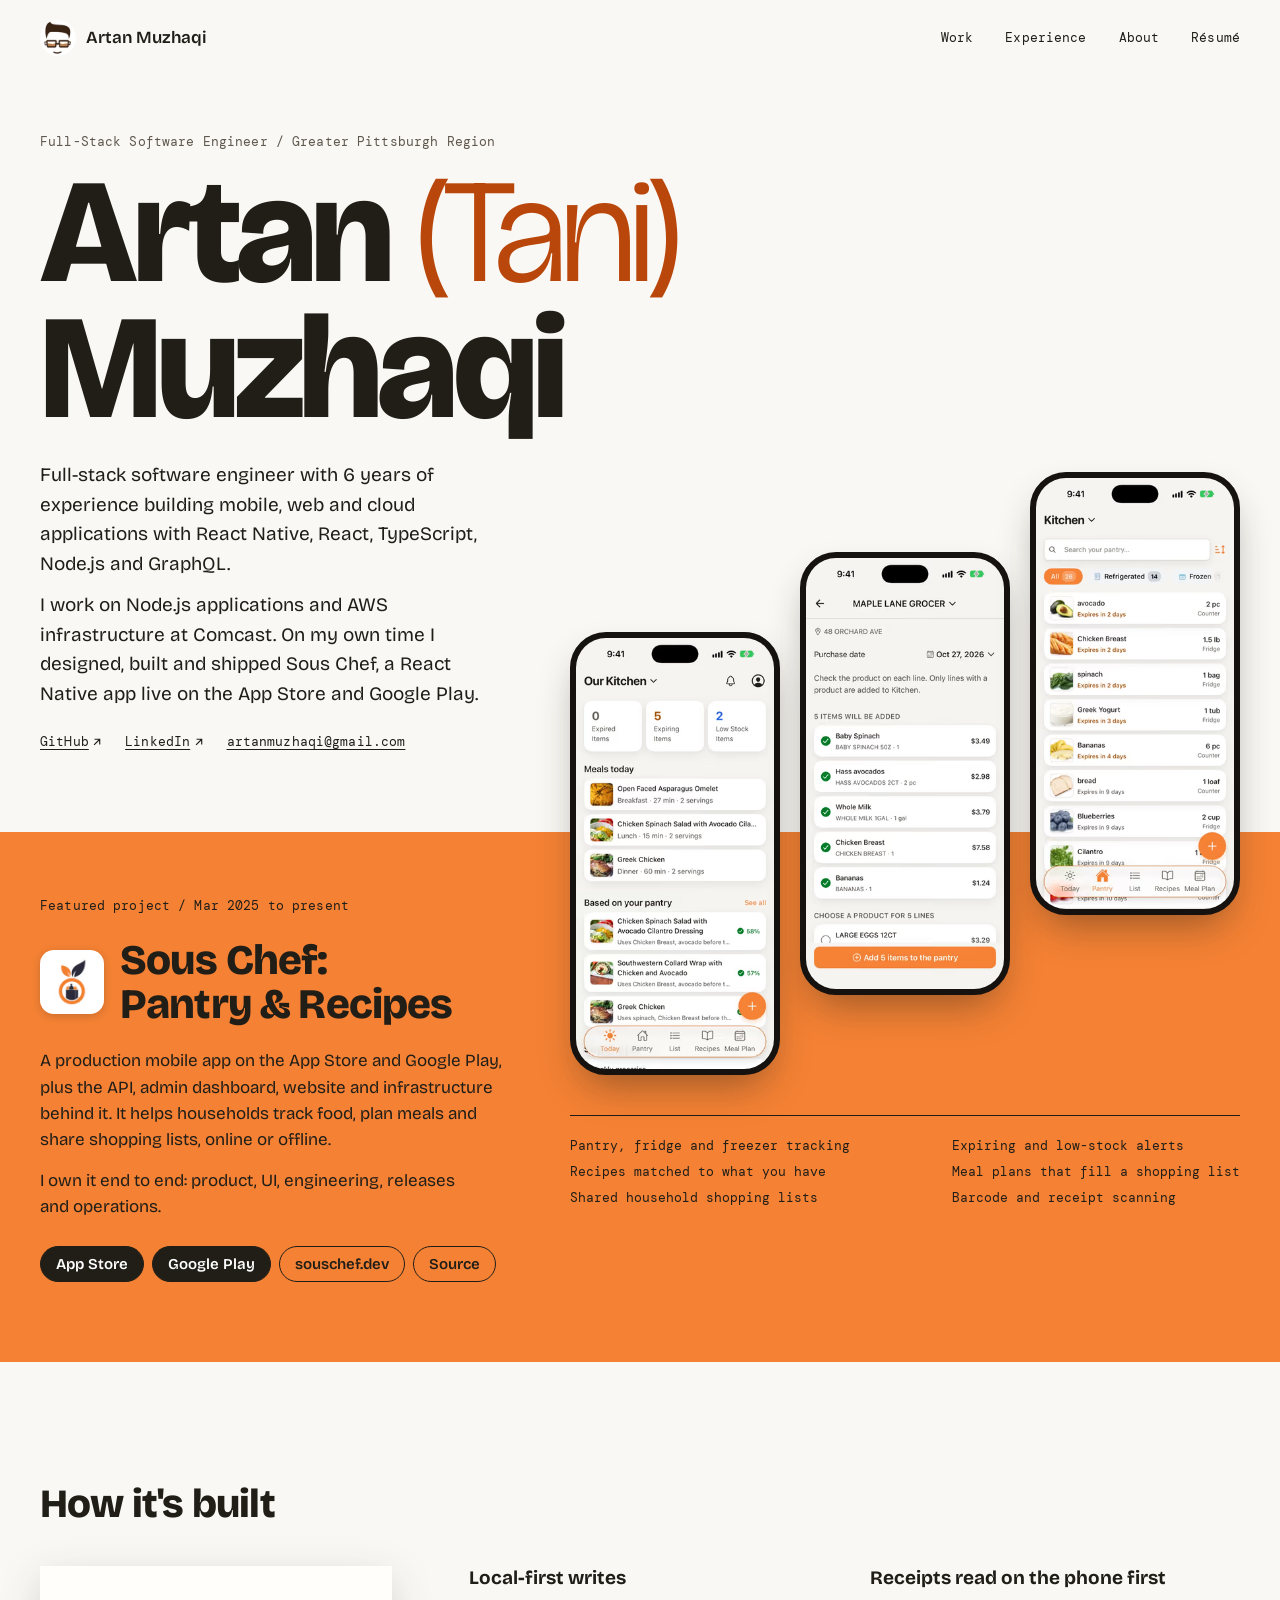
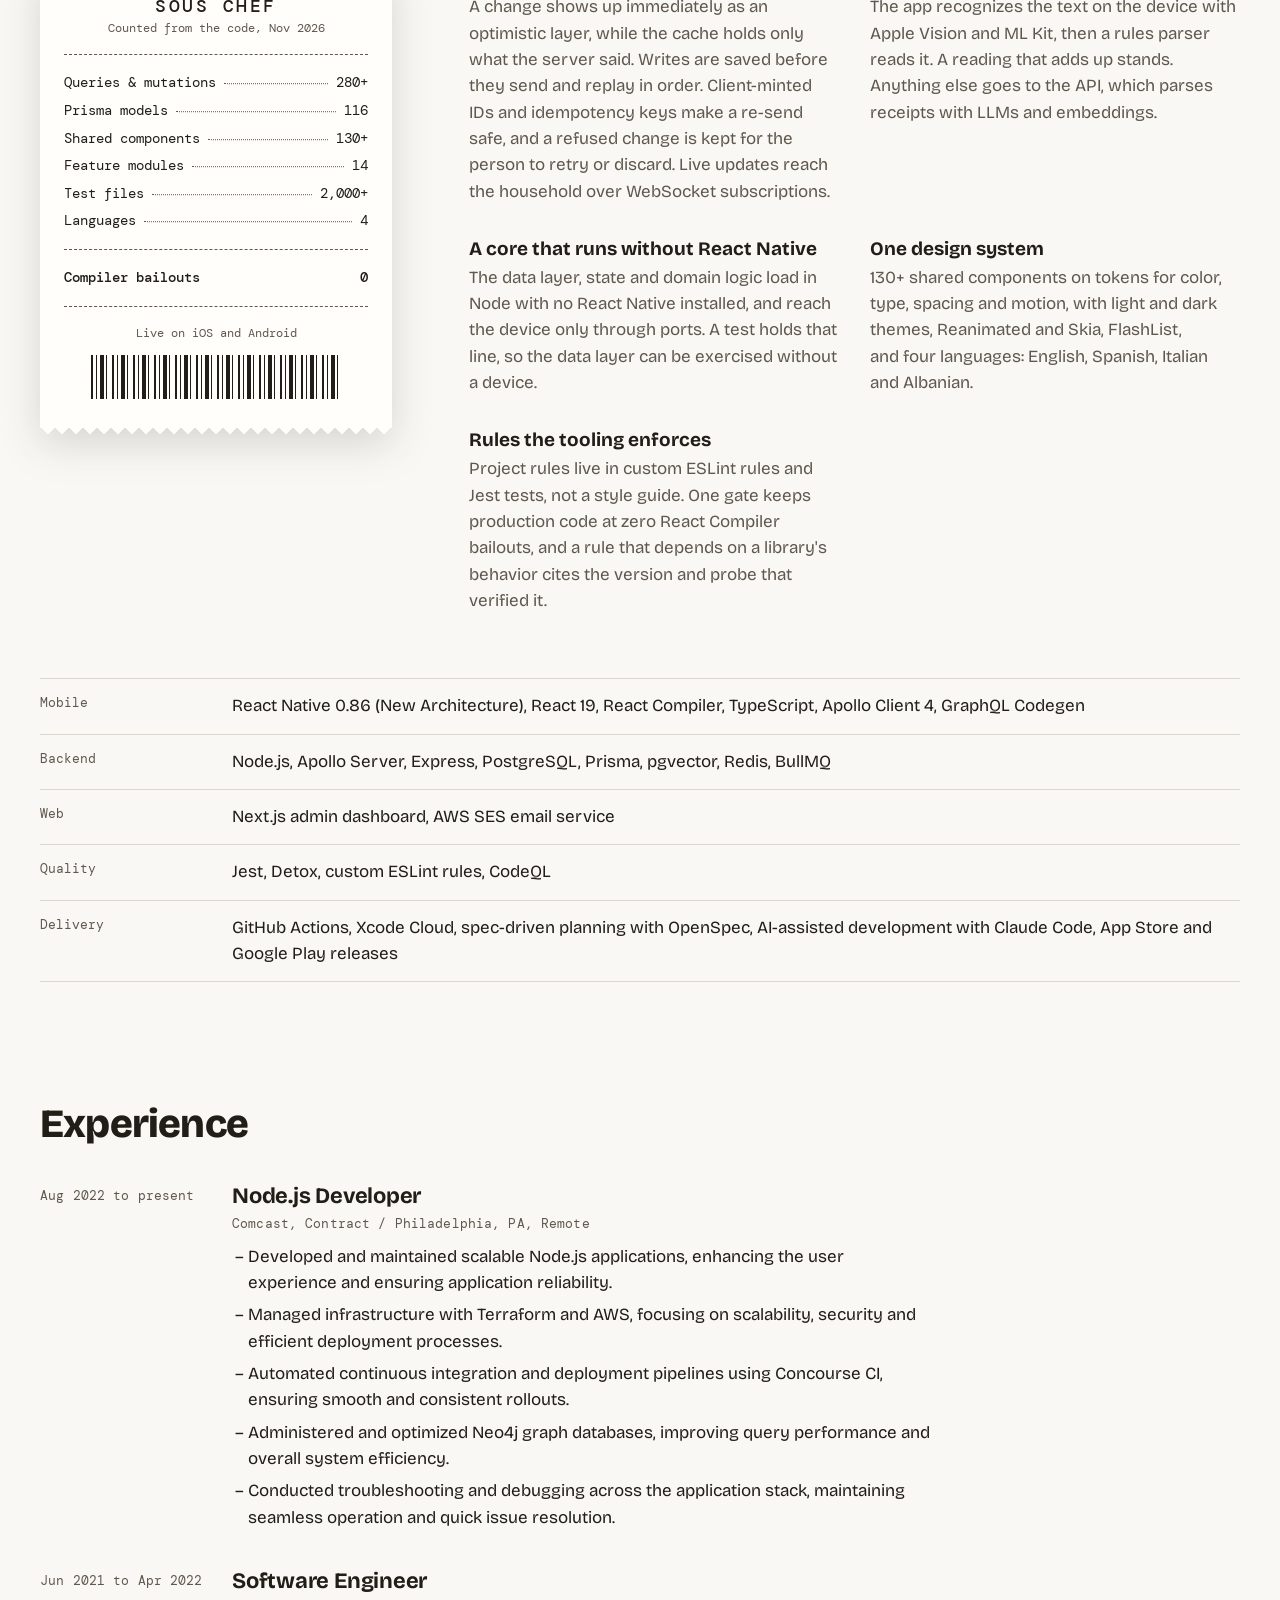
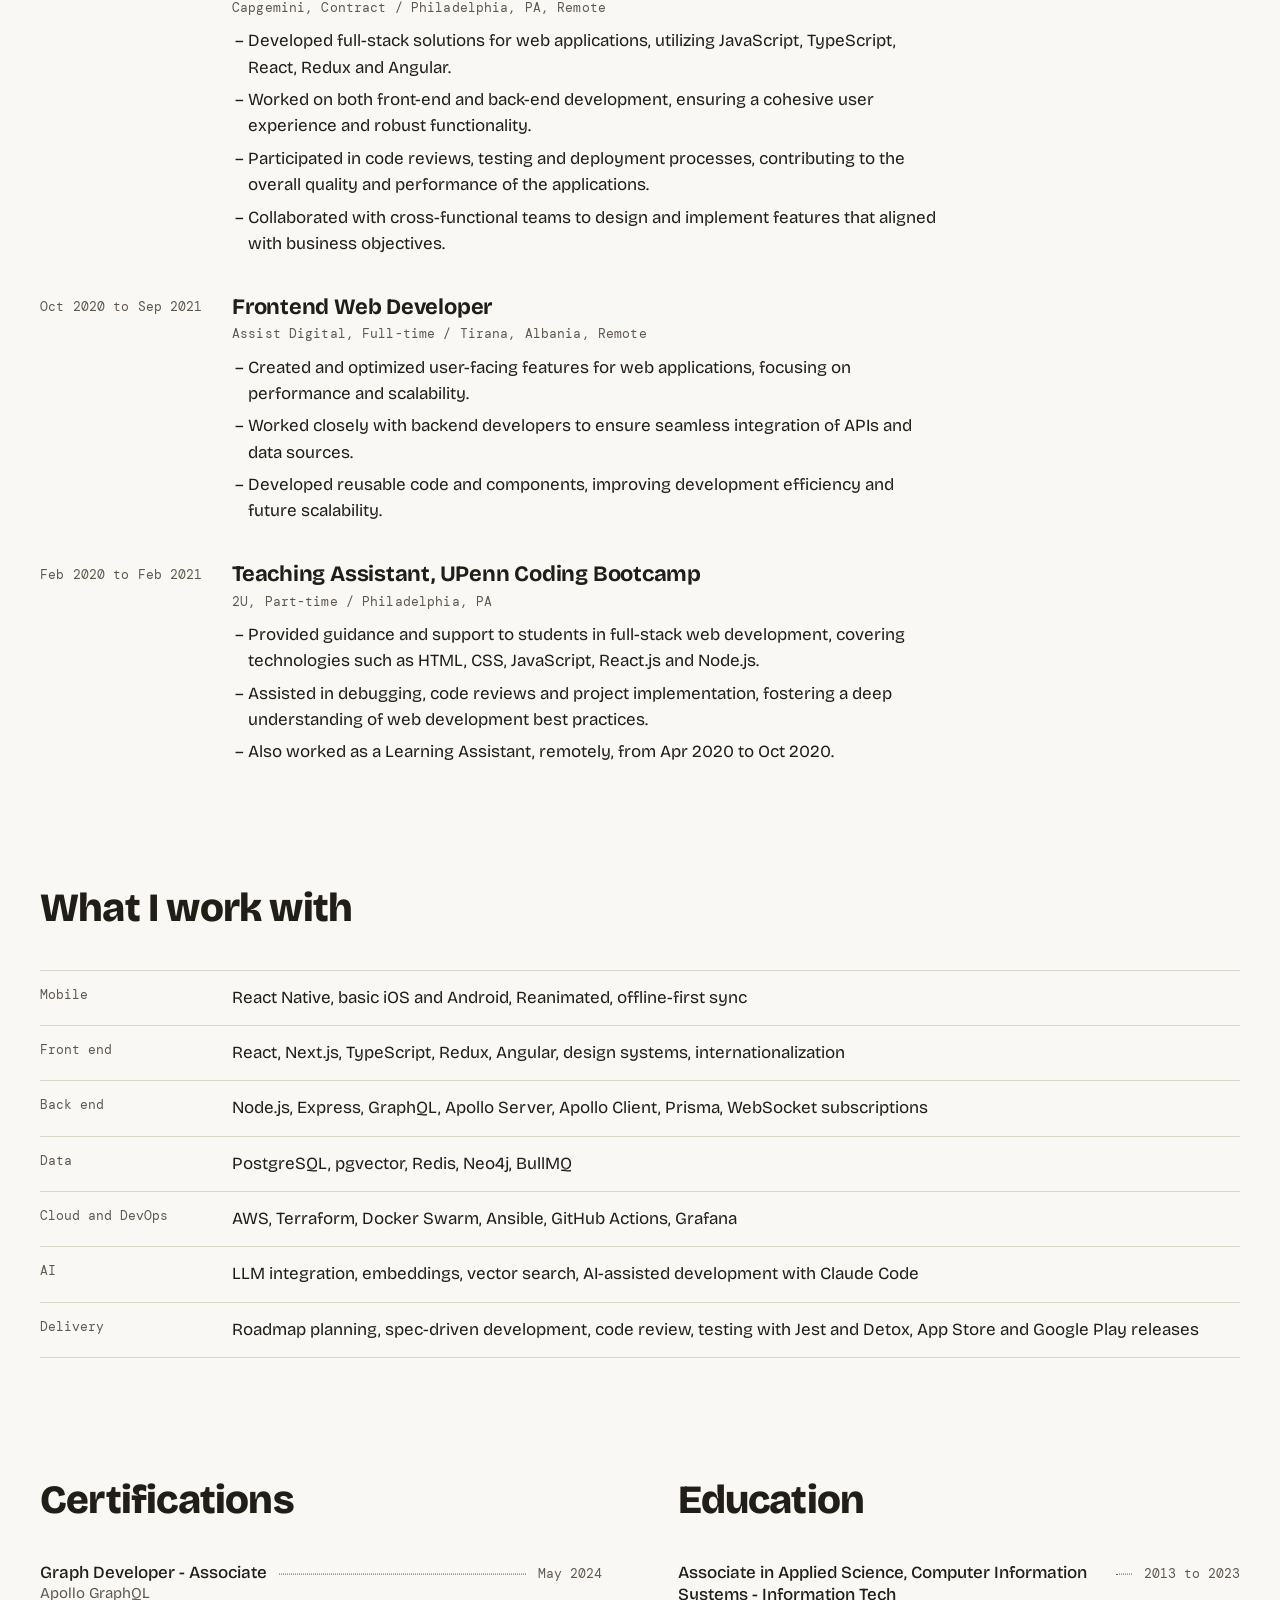
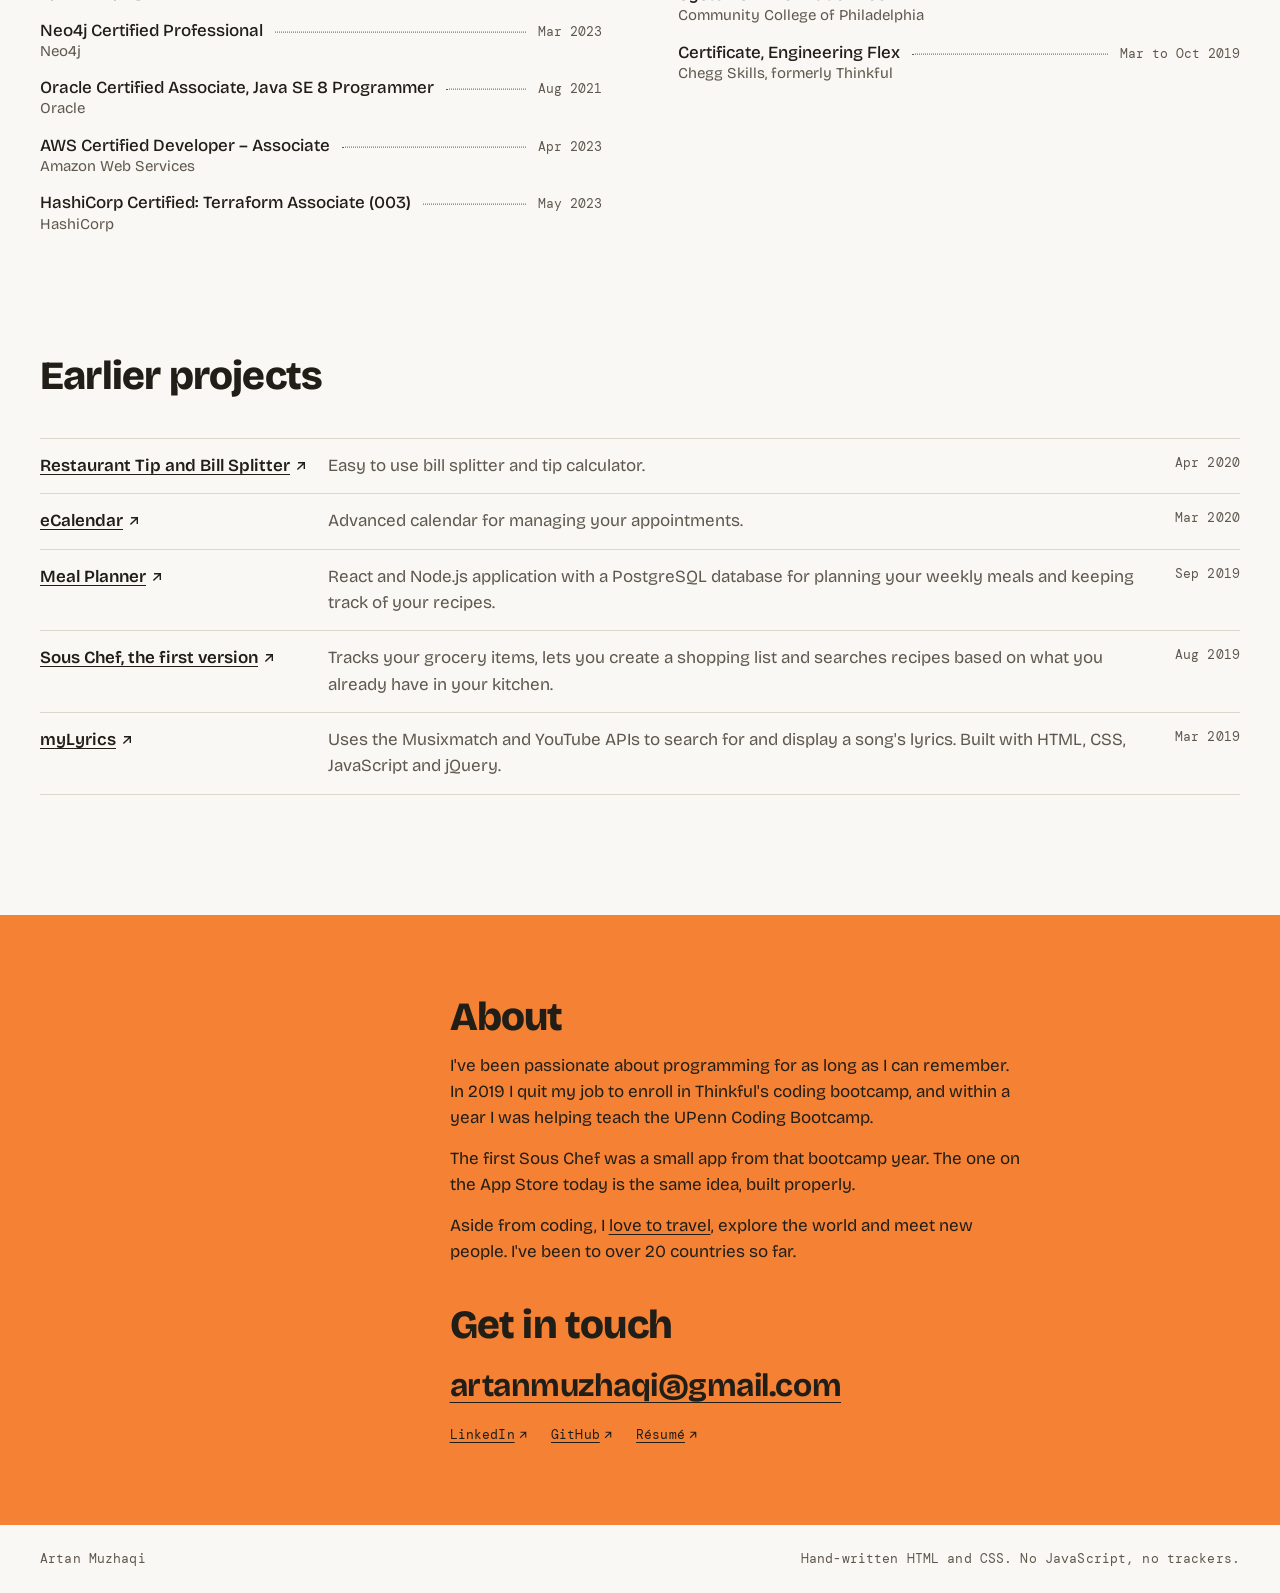
<file: index.html>
<!DOCTYPE html>
<html lang="en">
<head>
  <meta charset="utf-8">
  <meta name="viewport" content="width=device-width, initial-scale=1">
  <meta http-equiv="Content-Security-Policy" content="default-src 'none'; img-src 'self' data:; style-src 'self'; font-src 'self'; connect-src 'self'; manifest-src 'self'; base-uri 'none'; form-action 'none'">
  <title>Artan Muzhaqi | Full-Stack Software Engineer</title>
  <meta name="description" content="Full-stack software engineer with 6 years of experience in React Native, React, TypeScript, Node.js and GraphQL. Built and shipped Sous Chef on iOS and Android.">
  <link rel="canonical" href="https://muzhaqi.com/">

  <meta name="theme-color" media="(prefers-color-scheme: light)" content="#faf8f4">
  <meta name="theme-color" media="(prefers-color-scheme: dark)" content="#15120f">
  <meta name="color-scheme" content="light dark">

  <meta property="og:type" content="profile">
  <meta property="og:url" content="https://muzhaqi.com/">
  <meta property="og:title" content="Artan (Tani) Muzhaqi | Full-Stack Software Engineer">
  <meta property="og:description" content="Built and shipped Sous Chef on iOS and Android. React Native, React, TypeScript, Node.js, GraphQL, PostgreSQL, AWS.">
  <meta property="og:image" content="https://muzhaqi.com/images/og.jpg">
  <meta property="og:image:width" content="1200">
  <meta property="og:image:height" content="630">
  <meta property="og:image:alt" content="Artan (Tani) Muzhaqi, Full-Stack Software Engineer, next to three screens of the Sous Chef app">
  <meta name="twitter:card" content="summary_large_image">

  <link rel="icon" href="/favicon.ico" sizes="48x48">
  <link rel="icon" type="image/png" sizes="32x32" href="/images/fav/favicon-32x32.png">
  <link rel="apple-touch-icon" sizes="180x180" href="/images/fav/apple-touch-icon.png">
  <link rel="manifest" href="/site.webmanifest">

  <link rel="preload" href="/fonts/bricolage-grotesque-latin.woff2" as="font" type="font/woff2" crossorigin>
  <link rel="preload" href="/fonts/dm-mono-latin-400.woff2" as="font" type="font/woff2" crossorigin>
  <link rel="stylesheet" href="/styles/main.css">

  <script type="application/ld+json">
  {
    "@context": "https://schema.org",
    "@graph": [
      {
        "@type": "Person",
        "@id": "https://muzhaqi.com/#person",
        "name": "Artan Muzhaqi",
        "alternateName": "Tani Muzhaqi",
        "url": "https://muzhaqi.com/",
        "jobTitle": "Full-Stack Software Engineer",
        "sameAs": [
          "https://www.linkedin.com/in/artan-muzhaqi/",
          "https://github.com/muzhaqi16"
        ],
        "knowsAbout": ["React Native", "React", "TypeScript", "Node.js", "GraphQL", "PostgreSQL", "AWS"]
      },
      {
        "@type": "MobileApplication",
        "name": "Sous Chef: Pantry & Recipes",
        "url": "https://souschef.dev/",
        "operatingSystem": "iOS, Android",
        "applicationCategory": "LifestyleApplication",
        "author": { "@id": "https://muzhaqi.com/#person" }
      }
    ]
  }
  </script>
</head>

<body id="top">
  <a class="skip" href="#main">Skip to content</a>

  <header class="site-head wrap">
    <a class="brand" href="#top" aria-label="Artan Muzhaqi, back to top">
      <img src="/images/mark.webp" width="96" height="96" alt="">
      <span>Artan Muzhaqi</span>
    </a>
    <nav aria-label="Main">
      <ul>
        <li><a href="#sous-chef">Work</a></li>
        <li><a href="#experience">Experience</a></li>
        <li><a href="#about">About</a></li>
        <li><a href="https://cv.muzhaqi.com/amuzhaqi/artan-muzhaqi">Résumé</a></li>
      </ul>
    </nav>
  </header>

  <main id="main">
    <section class="hero wrap" aria-labelledby="name">
      <p class="eyebrow">Full-Stack Software Engineer <span aria-hidden="true">/</span> Greater Pittsburgh Region</p>
      <h1 id="name">Artan <span class="nick">(Tani)</span><br>Muzhaqi</h1>
      <div class="lede">
        <p>Full-stack software engineer with 6 years of experience building mobile, web and cloud applications with React Native, React, TypeScript, Node.js and GraphQL.</p>
        <p>I work on Node.js applications and AWS infrastructure at Comcast. On my own time I designed, built and shipped Sous Chef, a React Native app live on the App Store and Google Play.</p>
      </div>
      <ul class="links">
        <li><a class="ext" href="https://github.com/muzhaqi16" rel="me">GitHub</a></li>
        <li><a class="ext" href="https://www.linkedin.com/in/artan-muzhaqi/" rel="me">LinkedIn</a></li>
        <li><a href="mailto:artanmuzhaqi@gmail.com">artanmuzhaqi@gmail.com</a></li>
      </ul>
    </section>

    <section class="project" id="sous-chef" aria-labelledby="project-title">
      <div class="wrap project-grid">
        <div class="project-copy">
          <p class="eyebrow">Featured project <span aria-hidden="true">/</span> Mar 2025 to present</p>
          <div class="project-title">
            <picture>
              <source srcset="/images/sous-chef/icon.avif" type="image/avif">
              <img src="/images/sous-chef/icon.webp" width="144" height="144" alt="" loading="lazy" decoding="async">
            </picture>
            <h2 id="project-title">Sous Chef: Pantry &amp; Recipes</h2>
          </div>
          <p>A production mobile app on the App Store and Google Play, plus the API, admin dashboard, website and infrastructure behind it. It helps households track food, plan meals and share shopping lists, online or offline.</p>
          <p>I own it end to end: product, UI, engineering, releases and operations.</p>
          <ul class="actions">
            <li><a class="button" href="https://apps.apple.com/us/app/sous-chef-pantry-recipes/id6758162765">App Store</a></li>
            <li><a class="button" href="https://play.google.com/store/apps/details?id=dev.souschef.app">Google Play</a></li>
            <li><a class="button ghost" href="https://souschef.dev/">souschef.dev</a></li>
            <li><a class="button ghost" href="https://github.com/muzhaqi16/sous-chef-rn">Source</a></li>
          </ul>
        </div>

        <ul class="phones" aria-label="Sous Chef screens">
          <li class="phone">
            <picture>
              <source srcset="/images/sous-chef/today-dark-300.avif 300w, /images/sous-chef/today-dark.avif 480w" sizes="(min-width: 58rem) 215px, 30vw" type="image/avif" media="(prefers-color-scheme: dark)">
              <source srcset="/images/sous-chef/today-dark-300.webp 300w, /images/sous-chef/today-dark.webp 480w" sizes="(min-width: 58rem) 215px, 30vw" type="image/webp" media="(prefers-color-scheme: dark)">
              <source srcset="/images/sous-chef/today-300.avif 300w, /images/sous-chef/today.avif 480w" sizes="(min-width: 58rem) 215px, 30vw" type="image/avif">
              <img src="/images/sous-chef/today.webp" srcset="/images/sous-chef/today-300.webp 300w, /images/sous-chef/today.webp 480w" sizes="(min-width: 58rem) 215px, 30vw" width="480" height="1043" fetchpriority="high" decoding="async" alt="Today screen with expiring items, the day's meals and recipes based on the pantry">
            </picture>
          </li>
          <li class="phone">
            <picture>
              <source srcset="/images/sous-chef/receipt-300.avif 300w, /images/sous-chef/receipt.avif 480w" sizes="(min-width: 58rem) 215px, 30vw" type="image/avif">
              <img src="/images/sous-chef/receipt.webp" srcset="/images/sous-chef/receipt-300.webp 300w, /images/sous-chef/receipt.webp 480w" sizes="(min-width: 58rem) 215px, 30vw" width="480" height="1043" decoding="async" alt="Receipt review screen listing scanned items and prices to add to the pantry">
            </picture>
          </li>
          <li class="phone">
            <picture>
              <source srcset="/images/sous-chef/pantry-300.avif 300w, /images/sous-chef/pantry.avif 480w" sizes="(min-width: 58rem) 215px, 30vw" type="image/avif">
              <img src="/images/sous-chef/pantry.webp" srcset="/images/sous-chef/pantry-300.webp 300w, /images/sous-chef/pantry.webp 480w" sizes="(min-width: 58rem) 215px, 30vw" width="480" height="1043" decoding="async" alt="Pantry screen listing food by what expires next">
            </picture>
          </li>
        </ul>

        <ul class="features" aria-label="What Sous Chef does">
          <li>Pantry, fridge and freezer tracking</li>
          <li>Expiring and low-stock alerts</li>
          <li>Recipes matched to what you have</li>
          <li>Meal plans that fill a shopping list</li>
          <li>Shared household shopping lists</li>
          <li>Barcode and receipt scanning</li>
        </ul>
      </div>
    </section>

    <section class="built wrap" aria-labelledby="built-title">
      <h2 id="built-title" class="section-title">How it's built</h2>

      <div class="built-grid">
        <div class="receipt-col">
          <div class="receipt-shadow">
            <div class="receipt">
              <p class="receipt-head">Sous Chef</p>
              <p class="receipt-sub">Counted from the code, Nov 2026</p>
              <dl class="ledger">
                <div><dt>Queries &amp; mutations</dt><dd>280+</dd></div>
                <div><dt>Prisma models</dt><dd>116</dd></div>
                <div><dt>Shared components</dt><dd>130+</dd></div>
                <div><dt>Feature modules</dt><dd>14</dd></div>
                <div><dt>Test files</dt><dd>2,000+</dd></div>
                <div><dt>Languages</dt><dd>4</dd></div>
              </dl>
              <dl class="ledger total">
                <div><dt>Compiler bailouts</dt><dd>0</dd></div>
              </dl>
              <p class="receipt-foot">Live on iOS and Android</p>
              <div class="barcode" aria-hidden="true"></div>
            </div>
          </div>
        </div>

        <div class="notes">
          <article>
            <h3>Local-first writes</h3>
            <p>A change shows up immediately as an optimistic layer, while the cache holds only what the server said. Writes are saved before they send and replay in order. Client-minted IDs and idempotency keys make a re-send safe, and a refused change is kept for the person to retry or discard. Live updates reach the household over WebSocket subscriptions.</p>
          </article>
          <article>
            <h3>Receipts read on the phone first</h3>
            <p>The app recognizes the text on the device with Apple Vision and ML Kit, then a rules parser reads it. A reading that adds up stands. Anything else goes to the API, which parses receipts with LLMs and embeddings.</p>
          </article>
          <article>
            <h3>A core that runs without React Native</h3>
            <p>The data layer, state and domain logic load in Node with no React Native installed, and reach the device only through ports. A test holds that line, so the data layer can be exercised without a device.</p>
          </article>
          <article>
            <h3>One design system</h3>
            <p>130+ shared components on tokens for color, type, spacing and motion, with light and dark themes, Reanimated and Skia, FlashList, and four languages: English, Spanish, Italian and Albanian.</p>
          </article>
          <article>
            <h3>Rules the tooling enforces</h3>
            <p>Project rules live in custom ESLint rules and Jest tests, not a style guide. One gate keeps production code at zero React Compiler bailouts, and a rule that depends on a library's behavior cites the version and probe that verified it.</p>
          </article>
        </div>
      </div>

      <dl class="stack">
        <div><dt>Mobile</dt><dd>React Native 0.86 (New Architecture), React 19, React Compiler, TypeScript, Apollo Client 4, GraphQL Codegen</dd></div>
        <div><dt>Backend</dt><dd>Node.js, Apollo Server, Express, PostgreSQL, Prisma, pgvector, Redis, BullMQ</dd></div>
        <div><dt>Web</dt><dd>Next.js admin dashboard, AWS SES email service</dd></div>
        <div><dt>Quality</dt><dd>Jest, Detox, custom ESLint rules, CodeQL</dd></div>
        <div><dt>Delivery</dt><dd>GitHub Actions, Xcode Cloud, spec-driven planning with OpenSpec, AI-assisted development with Claude Code, App Store and Google Play releases</dd></div>
      </dl>
    </section>

    <section class="experience wrap" id="experience" aria-labelledby="experience-title">
      <h2 id="experience-title" class="section-title">Experience</h2>

      <ol class="jobs">
        <li>
          <p class="when">Aug 2022 to present</p>
          <div>
            <h3>Node.js Developer</h3>
            <p class="where">Comcast, Contract <span aria-hidden="true">/</span> Philadelphia, PA, Remote</p>
            <ul>
              <li>Developed and maintained scalable Node.js applications, enhancing the user experience and ensuring application reliability.</li>
              <li>Managed infrastructure with Terraform and AWS, focusing on scalability, security and efficient deployment processes.</li>
              <li>Automated continuous integration and deployment pipelines using Concourse CI, ensuring smooth and consistent rollouts.</li>
              <li>Administered and optimized Neo4j graph databases, improving query performance and overall system efficiency.</li>
              <li>Conducted troubleshooting and debugging across the application stack, maintaining seamless operation and quick issue resolution.</li>
            </ul>
          </div>
        </li>
        <li>
          <p class="when">Jun 2021 to Apr 2022</p>
          <div>
            <h3>Software Engineer</h3>
            <p class="where">Capgemini, Contract <span aria-hidden="true">/</span> Philadelphia, PA, Remote</p>
            <ul>
              <li>Developed full-stack solutions for web applications, utilizing JavaScript, TypeScript, React, Redux and Angular.</li>
              <li>Worked on both front-end and back-end development, ensuring a cohesive user experience and robust functionality.</li>
              <li>Participated in code reviews, testing and deployment processes, contributing to the overall quality and performance of the applications.</li>
              <li>Collaborated with cross-functional teams to design and implement features that aligned with business objectives.</li>
            </ul>
          </div>
        </li>
        <li>
          <p class="when">Oct 2020 to Sep 2021</p>
          <div>
            <h3>Frontend Web Developer</h3>
            <p class="where">Assist Digital, Full-time <span aria-hidden="true">/</span> Tirana, Albania, Remote</p>
            <ul>
              <li>Created and optimized user-facing features for web applications, focusing on performance and scalability.</li>
              <li>Worked closely with backend developers to ensure seamless integration of APIs and data sources.</li>
              <li>Developed reusable code and components, improving development efficiency and future scalability.</li>
            </ul>
          </div>
        </li>
        <li>
          <p class="when">Feb 2020 to Feb 2021</p>
          <div>
            <h3>Teaching Assistant, UPenn Coding Bootcamp</h3>
            <p class="where">2U, Part-time <span aria-hidden="true">/</span> Philadelphia, PA</p>
            <ul>
              <li>Provided guidance and support to students in full-stack web development, covering technologies such as HTML, CSS, JavaScript, React.js and Node.js.</li>
              <li>Assisted in debugging, code reviews and project implementation, fostering a deep understanding of web development best practices.</li>
              <li>Also worked as a Learning Assistant, remotely, from Apr 2020 to Oct 2020.</li>
            </ul>
          </div>
        </li>
      </ol>
    </section>

    <section class="skills wrap" id="skills" aria-labelledby="skills-title">
      <h2 id="skills-title" class="section-title">What I work with</h2>
      <dl class="stack">
        <div><dt>Mobile</dt><dd>React Native, basic iOS and Android, Reanimated, offline-first sync</dd></div>
        <div><dt>Front end</dt><dd>React, Next.js, TypeScript, Redux, Angular, design systems, internationalization</dd></div>
        <div><dt>Back end</dt><dd>Node.js, Express, GraphQL, Apollo Server, Apollo Client, Prisma, WebSocket subscriptions</dd></div>
        <div><dt>Data</dt><dd>PostgreSQL, pgvector, Redis, Neo4j, BullMQ</dd></div>
        <div><dt>Cloud and DevOps</dt><dd>AWS, Terraform, Docker Swarm, Ansible, GitHub Actions, Grafana</dd></div>
        <div><dt>AI</dt><dd>LLM integration, embeddings, vector search, AI-assisted development with Claude Code</dd></div>
        <div><dt>Delivery</dt><dd>Roadmap planning, spec-driven development, code review, testing with Jest and Detox, App Store and Google Play releases</dd></div>
      </dl>
    </section>

    <section class="credentials wrap" aria-label="Certifications and education">
      <div>
        <h2 class="section-title">Certifications</h2>
        <dl class="ledger wide">
          <div><dt>Graph Developer - Associate <small>Apollo GraphQL</small></dt><dd>May 2024</dd></div>
          <div><dt>Neo4j Certified Professional <small>Neo4j</small></dt><dd>Mar 2023</dd></div>
          <div><dt>Oracle Certified Associate, Java SE 8 Programmer <small>Oracle</small></dt><dd>Aug 2021</dd></div>
          <div><dt>AWS Certified Developer – Associate <small>Amazon Web Services</small></dt><dd>Apr 2023</dd></div>
          <div><dt>HashiCorp Certified: Terraform Associate (003) <small>HashiCorp</small></dt><dd>May 2023</dd></div>
        </dl>
      </div>
      <div>
        <h2 class="section-title">Education</h2>
        <dl class="ledger wide">
          <div><dt>Associate in Applied Science, Computer Information Systems - Information Tech <small>Community College of Philadelphia</small></dt><dd>2013 to 2023</dd></div>
          <div><dt>Certificate, Engineering Flex <small>Chegg Skills, formerly Thinkful</small></dt><dd>Mar to Oct 2019</dd></div>
        </dl>
      </div>
    </section>

    <section class="earlier wrap" aria-labelledby="earlier-title">
      <h2 id="earlier-title" class="section-title">Earlier projects</h2>
      <ul class="projects">
        <li>
          <a class="ext" href="https://github.com/muzhaqi16/2020-04-01-Interactive-Calculator">Restaurant Tip and Bill Splitter</a>
          <p>Easy to use bill splitter and tip calculator.</p>
          <time datetime="2020-04">Apr 2020</time>
        </li>
        <li>
          <a class="ext" href="https://github.com/muzhaqi16/eCalendar">eCalendar</a>
          <p>Advanced calendar for managing your appointments.</p>
          <time datetime="2020-03">Mar 2020</time>
        </li>
        <li>
          <a class="ext" href="https://github.com/muzhaqi16/meal-planner-react">Meal Planner</a>
          <p>React and Node.js application with a PostgreSQL database for planning your weekly meals and keeping track of your recipes.</p>
          <time datetime="2019-09">Sep 2019</time>
        </li>
        <li>
          <a class="ext" href="https://github.com/muzhaqi16/sous-chef-client">Sous Chef, the first version</a>
          <p>Tracks your grocery items, lets you create a shopping list and searches recipes based on what you already have in your kitchen.</p>
          <time datetime="2019-08">Aug 2019</time>
        </li>
        <li>
          <a class="ext" href="https://github.com/muzhaqi16/myLyrics-search-app">myLyrics</a>
          <p>Uses the Musixmatch and YouTube APIs to search for and display a song's lyrics. Built with HTML, CSS, JavaScript and jQuery.</p>
          <time datetime="2019-03">Mar 2019</time>
        </li>
      </ul>
    </section>

    <section class="about" id="about" aria-labelledby="about-title">
      <div class="wrap about-grid">
        <picture>
          <source srcset="/images/portrait.avif" type="image/avif">
          <img src="/images/portrait.webp" width="476" height="697" loading="lazy" decoding="async" alt="Portrait of Tani in a black T-shirt, arms crossed">
        </picture>
        <div class="about-copy">
          <h2 id="about-title">About</h2>
          <p>I've been passionate about programming for as long as I can remember. In 2019 I quit my job to enroll in Thinkful's coding bootcamp, and within a year I was helping teach the UPenn Coding Bootcamp.</p>
          <p>The first Sous Chef was a small app from that bootcamp year. The one on the App Store today is the same idea, built properly.</p>
          <p>Aside from coding, I <a href="https://www.instagram.com/amuzhaqi/">love to travel</a>, explore the world and meet new people. I've been to over 20 countries so far.</p>
          <h2 class="contact-title">Get in touch</h2>
          <p><a class="email" href="mailto:artanmuzhaqi@gmail.com">artanmuzhaqi@gmail.com</a></p>
          <ul class="links">
            <li><a class="ext" href="https://www.linkedin.com/in/artan-muzhaqi/" rel="me">LinkedIn</a></li>
            <li><a class="ext" href="https://github.com/muzhaqi16" rel="me">GitHub</a></li>
            <li><a class="ext" href="https://cv.muzhaqi.com/amuzhaqi/artan-muzhaqi">Résumé</a></li>
          </ul>
        </div>
      </div>
    </section>
  </main>

  <footer class="site-foot wrap">
    <p>Artan Muzhaqi</p>
    <p>Hand-written HTML and CSS. No JavaScript, no trackers.</p>
  </footer>
</body>
</html>
</file>
<file: styles/main.css>
/* Self-hosted fonts: Latin subsets only. */
@font-face {
  font-family: "Bricolage Grotesque";
  src: url("/fonts/bricolage-grotesque-latin.woff2") format("woff2");
  font-weight: 200 800;
  font-display: swap;
}
@font-face {
  font-family: "DM Mono";
  src: url("/fonts/dm-mono-latin-400.woff2") format("woff2");
  font-weight: 400;
  font-display: swap;
}
@font-face {
  font-family: "DM Mono";
  src: url("/fonts/dm-mono-latin-500.woff2") format("woff2");
  font-weight: 500;
  font-display: swap;
}

:root {
  --paper: #faf8f4;
  --ink: #211e18;
  --muted: #5f584e;
  --line: #ddd6ca;
  --accent: #b9470b;
  --receipt: #fffefb;
  --receipt-shadow: rgb(33 30 24 / 0.16);
  --phone-ring: transparent;

  /* The Sous Chef panel keeps its brand orange in both themes. */
  --panel: #f58234;
  --on-panel: #211e18;

  --sans: "Bricolage Grotesque", ui-sans-serif, system-ui, sans-serif;
  --mono: "DM Mono", ui-monospace, SFMono-Regular, Menlo, monospace;

  --gutter: clamp(1rem, 4vw, 2.5rem);
  --section: clamp(4rem, 10vw, 7.5rem);
}

@media (prefers-color-scheme: dark) {
  :root {
    --paper: #15120f;
    --ink: #f3eee6;
    --muted: #a99f91;
    --line: #37312a;
    --accent: #f79a5c;
    --receipt: #25211c;
    --receipt-shadow: rgb(0 0 0 / 0.5);
    --phone-ring: rgb(255 255 255 / 0.16);
  }
}

*,
*::before,
*::after {
  box-sizing: border-box;
}

* {
  margin: 0;
}

html {
  color-scheme: light dark;
  -webkit-text-size-adjust: 100%;
}

body {
  background: var(--paper);
  color: var(--ink);
  font-family: var(--sans);
  font-size: 1.0625rem;
  line-height: 1.55;
  -webkit-font-smoothing: antialiased;
  overflow-x: clip;
}

ul,
ol {
  list-style: none;
  padding: 0;
}

img {
  display: block;
  max-width: 100%;
  height: auto;
}

a {
  color: inherit;
  text-underline-offset: 0.2em;
  text-decoration-thickness: 1px;
}

a:hover {
  color: var(--accent);
}

:focus-visible {
  outline: 2px solid currentcolor;
  outline-offset: 3px;
  border-radius: 2px;
}

h1,
h2,
h3 {
  text-wrap: balance;
}

p {
  text-wrap: pretty;
}

.wrap {
  width: min(100% - 2 * var(--gutter), 76rem);
  margin-inline: auto;
}

.skip {
  position: absolute;
  left: var(--gutter);
  top: -4rem;
  z-index: 10;
  padding: 0.5rem 1rem;
  background: var(--ink);
  color: var(--paper);
}

.skip:focus {
  top: 0.5rem;
}

.eyebrow,
.when,
.where,
.site-head nav,
.links,
.site-foot,
time {
  font-family: var(--mono);
  font-size: 0.8125rem;
  letter-spacing: 0.01em;
}

/* External links carry a small arrow, drawn so it never depends on a font. */
.ext::after {
  content: "";
  display: inline-block;
  width: 0.6em;
  height: 0.6em;
  margin-left: 0.35em;
  background: currentcolor;
  mask: url("data:image/svg+xml,%3Csvg xmlns='http://www.w3.org/2000/svg' viewBox='0 0 10 10'%3E%3Cpath d='M2 1h7v7H7.6V3.4L1.9 9.1l-1-1L6.6 2.4H2z'/%3E%3C/svg%3E") center / contain no-repeat;
}

/* Header */

.site-head {
  display: flex;
  align-items: center;
  justify-content: space-between;
  gap: 1rem;
  padding-block: 1.25rem;
}

.brand {
  display: flex;
  align-items: center;
  gap: 0.625rem;
  font-weight: 600;
  text-decoration: none;
}

.brand img {
  width: 2.25rem;
  height: 2.25rem;
  border-radius: 50%;
  background: #fff;
}

@media (max-width: 30rem) {
  .brand span {
    display: none;
  }
}

.site-head ul {
  display: flex;
  gap: clamp(0.875rem, 3vw, 2rem);
}

.site-head nav a {
  text-decoration: none;
}

.site-head nav a:hover {
  text-decoration: underline;
}

/* Hero */

.hero {
  padding-block: clamp(2rem, 5vw, 3.5rem) clamp(2.5rem, 5vw, 3.5rem);
}

.hero .eyebrow {
  color: var(--muted);
}

.hero h1 {
  margin-block: 0.75rem 1.5rem;
  font-size: clamp(3.5rem, 15.5vw, 9.25rem);
  font-weight: 800;
  line-height: 0.92;
  letter-spacing: -0.035em;
  text-wrap: initial;
}

.nick {
  color: var(--accent);
  font-weight: 300;
  letter-spacing: -0.045em;
}

.lede {
  display: grid;
  gap: 0.75rem;
  max-width: 34rem;
  font-size: clamp(1.0625rem, 1.5vw, 1.1875rem);
}

.links {
  display: flex;
  flex-wrap: wrap;
  gap: 0.5rem 1.5rem;
  margin-top: 1.5rem;
}

/* Sous Chef panel */

.project {
  background: var(--panel);
  color: var(--on-panel);
  padding-block: 0 clamp(3rem, 7vw, 5rem);
}

.project a:hover {
  color: inherit;
}

.project-grid {
  display: grid;
  gap: 2.5rem;
}

.project-copy {
  display: grid;
  gap: 0.875rem;
  max-width: 34rem;
}

.project-title {
  display: flex;
  align-items: center;
  gap: 1rem;
  margin-block: 0.5rem;
}

.project-title picture {
  flex: none;
}

.project-title img {
  width: 4rem;
  height: 4rem;
  border-radius: 22%;
  box-shadow: 0 2px 8px rgb(33 30 24 / 0.2);
}

.project-title h2 {
  font-size: clamp(1.875rem, 4vw, 2.625rem);
  font-weight: 800;
  line-height: 1.05;
  letter-spacing: -0.02em;
}

.actions {
  display: flex;
  flex-wrap: wrap;
  gap: 0.5rem;
  margin-top: 0.75rem;
}

.button {
  display: inline-block;
  padding: 0.5rem 0.9375rem;
  border: 1.5px solid var(--on-panel);
  border-radius: 99px;
  background: var(--on-panel);
  color: #fff;
  font-size: 0.9375rem;
  font-weight: 600;
  line-height: 1.2;
  text-decoration: none;
}

.project a.button:hover {
  background: #000;
  color: #fff;
}

.button.ghost {
  background: transparent;
  color: var(--on-panel);
}

.project a.button.ghost:hover {
  background: var(--on-panel);
  color: #fff;
}

.phones {
  order: -1;
  display: grid;
  grid-template-columns: repeat(3, 1fr);
  gap: clamp(0.5rem, 2.5vw, 1.25rem);
  margin-top: -1.5rem;
}

.features {
  display: grid;
  gap: 0.375rem 2rem;
  padding-top: 1.25rem;
  border-top: 1.5px solid var(--on-panel);
  font-family: var(--mono);
  font-size: 0.8125rem;
}

.phone {
  overflow: hidden;
  border: clamp(3px, 0.6vw, 6px) solid #15120f;
  border-radius: clamp(1.125rem, 3.4vw, 2.25rem);
  background: #15120f;
  outline: 1px solid var(--phone-ring);
  box-shadow: 0 1.25rem 2.5rem -0.75rem rgb(33 30 24 / 0.45);
}

.phone:nth-child(2) {
  transform: translateY(1.25rem);
}

.phone:nth-child(3) {
  transform: translateY(0.5rem);
}

/* How it's built */

.section-title {
  font-size: clamp(1.75rem, 4vw, 2.5rem);
  font-weight: 800;
  line-height: 1.1;
  letter-spacing: -0.02em;
  margin-bottom: clamp(1.5rem, 4vw, 2.5rem);
}

.built,
.experience,
.skills,
.credentials,
.earlier {
  padding-top: var(--section);
}

.built-grid {
  display: grid;
  gap: 3rem;
}

.receipt-shadow {
  max-width: 24rem;
  margin-inline: auto;
  filter: drop-shadow(0 0.75rem 1.25rem var(--receipt-shadow));
}

.receipt {
  --tooth: 7px;
  padding: 1.75rem 1.5rem 2.25rem;
  background: var(--receipt);
  font-family: var(--mono);
  font-size: 0.875rem;
  line-height: 1.4;
  mask: conic-gradient(from -45deg at bottom, #0000, #000 1deg 89deg, #0000 90deg) 50% / calc(2 * var(--tooth)) 100%;
}

.receipt-head {
  font-size: 1.125rem;
  font-weight: 500;
  text-align: center;
  text-transform: uppercase;
  letter-spacing: 0.14em;
}

.receipt-sub,
.receipt-foot {
  color: var(--muted);
  font-size: 0.75rem;
  text-align: center;
}

.receipt-sub {
  padding-bottom: 1.125rem;
  border-bottom: 1px dashed var(--muted);
  margin-bottom: 1.125rem;
}

.ledger {
  display: grid;
  gap: 0.5rem;
}

.ledger > div {
  display: flex;
  align-items: baseline;
  gap: 0.5rem;
}

/* The dotted leader between a label and its value. */
.ledger > div::before {
  content: "";
  order: 1;
  flex: 1 1 1rem;
  min-width: 1rem;
  border-bottom: 1px dotted var(--muted);
  transform: translateY(-0.2em);
}

.ledger dt {
  order: 0;
}

.ledger dd {
  order: 2;
  font-variant-numeric: tabular-nums;
}

.ledger.total {
  padding-block: 1.125rem;
  border-top: 1px dashed var(--muted);
  margin-top: 1.125rem;
  font-weight: 500;
}

.ledger.total > div::before {
  border-bottom-style: solid;
  opacity: 0;
}

.receipt-foot {
  padding-top: 1.125rem;
  border-top: 1px dashed var(--muted);
}

.barcode {
  height: 2.75rem;
  margin: 0.875rem auto 0;
  width: 82%;
  background: repeating-linear-gradient(
    90deg,
    currentcolor 0 2px,
    transparent 2px 5px,
    currentcolor 5px 6px,
    transparent 6px 9px,
    currentcolor 9px 13px,
    transparent 13px 15px,
    currentcolor 15px 16px,
    transparent 16px 21px
  );
}

.notes {
  display: grid;
  gap: 1.75rem;
}

.notes h3 {
  font-size: 1.1875rem;
  font-weight: 700;
  line-height: 1.25;
  margin-bottom: 0.25rem;
}

.notes p {
  color: var(--muted);
}

.stack {
  display: grid;
  border-top: 1px solid var(--line);
}

.built .stack {
  margin-top: clamp(2.5rem, 6vw, 4rem);
}

.stack > div {
  display: grid;
  gap: 0.125rem;
  padding-block: 0.875rem;
  border-bottom: 1px solid var(--line);
}

.stack dt {
  font-family: var(--mono);
  font-size: 0.8125rem;
  color: var(--muted);
}

/* Experience */

.jobs {
  display: grid;
  gap: 2.5rem;
}

.jobs > li {
  display: grid;
  gap: 0.25rem;
}

.when {
  color: var(--muted);
}

.jobs h3 {
  font-size: 1.375rem;
  font-weight: 700;
  line-height: 1.2;
  letter-spacing: -0.01em;
}

.where {
  color: var(--muted);
  margin-block: 0.25rem 0.625rem;
}

.jobs ul {
  display: grid;
  gap: 0.375rem;
  padding-left: 1rem;
  list-style: "– ";
}

/* Certifications and education */

.credentials {
  display: grid;
  gap: var(--section);
}

.ledger.wide {
  gap: 1rem;
}

.ledger.wide > div {
  gap: 0.75rem;
}

.ledger.wide dt {
  flex: 0 1 auto;
  font-weight: 500;
  line-height: 1.3;
}

.ledger.wide small {
  display: block;
  color: var(--muted);
  font-size: 0.9375rem;
  font-weight: 400;
}

.ledger.wide dd {
  flex: none;
  max-width: 8.5rem;
  color: var(--muted);
  font-family: var(--mono);
  font-size: 0.8125rem;
  text-align: right;
}

/* Earlier projects */

.projects {
  border-top: 1px solid var(--line);
}

.projects li {
  display: grid;
  grid-template-columns: 1fr auto;
  gap: 0 1rem;
  padding-block: 0.875rem;
  border-bottom: 1px solid var(--line);
}

.projects a {
  font-weight: 600;
}

.projects p {
  grid-column: 1 / -1;
  color: var(--muted);
}

.projects time {
  grid-row: 1;
  grid-column: 2;
  color: var(--muted);
}

/* About */

.about {
  margin-top: var(--section);
  overflow: hidden;
  background: var(--panel);
  color: var(--on-panel);
}

.about a:hover {
  color: inherit;
  text-decoration-thickness: 2px;
}

.about-grid {
  display: grid;
  gap: 2rem;
  padding-block: clamp(3rem, 7vw, 5rem) 0;
}

.about picture {
  order: 2;
  align-self: end;
  width: min(100%, 20rem);
  margin-inline: auto;
}

.about picture img {
  mix-blend-mode: multiply;
}

.about-copy {
  display: grid;
  gap: 0.875rem;
  max-width: 36rem;
}

.about h2 {
  font-size: clamp(1.75rem, 4vw, 2.5rem);
  font-weight: 800;
  line-height: 1.1;
  letter-spacing: -0.02em;
}

.about .contact-title {
  margin-top: 1.5rem;
}

.email {
  font-size: clamp(1.25rem, 5.5vw, 2rem);
  font-weight: 700;
  letter-spacing: -0.015em;
  overflow-wrap: anywhere;
}

.about .links {
  margin-top: 0;
}

/* Footer */

.site-foot {
  display: flex;
  flex-wrap: wrap;
  justify-content: space-between;
  gap: 0.25rem 2rem;
  padding-block: 1.5rem;
  color: var(--muted);
}

/* Wider screens */

@media (min-width: 40rem) {
  .stack > div {
    grid-template-columns: 11rem 1fr;
    gap: 1rem;
  }

  .jobs > li {
    grid-template-columns: 11rem 1fr;
    gap: 1rem;
  }

  .jobs h3 {
    margin-top: -0.2rem;
  }

  .jobs ul {
    max-width: 44rem;
  }

  .projects li {
    grid-template-columns: 17rem 1fr auto;
    gap: 1rem;
  }

  .projects p {
    grid-column: 2;
  }

  .projects time {
    grid-column: 3;
  }

  .notes {
    grid-template-columns: repeat(2, 1fr);
    gap: 2rem;
  }

  .features {
    grid-template-columns: repeat(2, auto);
    justify-content: space-between;
  }
}

@media (min-width: 58rem) {
  .hero {
    padding-bottom: clamp(3.5rem, 7vw, 5rem);
  }

  /* Keep the intro inside the panel's left column, clear of the phones. */
  .lede {
    max-width: min(29rem, 41%);
  }

  .project-grid {
    grid-template-columns: 5fr 7fr;
    grid-template-areas:
      "copy phones"
      "copy features";
    grid-template-rows: auto 1fr;
    align-items: start;
    gap: 0 clamp(2rem, 4vw, 4rem);
  }

  .project-copy {
    grid-area: copy;
  }

  .features {
    grid-area: features;
  }

  .project-copy {
    padding-top: clamp(3rem, 5vw, 4.5rem);
  }

  .phones {
    grid-area: phones;
    order: 0;
    align-items: start;
    margin-top: -21rem;
    margin-bottom: 11rem;
  }

  .phone:nth-child(1) {
    transform: translateY(8.5rem);
  }

  .phone:nth-child(2) {
    transform: translateY(3.5rem);
  }

  .phone:nth-child(3) {
    transform: translateY(-1.5rem);
  }

  .built-grid {
    grid-template-columns: 22rem 1fr;
    gap: clamp(2.5rem, 6vw, 5rem);
    align-items: start;
  }

  .receipt-col {
    position: sticky;
    top: 2rem;
  }

  .receipt-shadow {
    margin-inline: 0;
  }

  .credentials {
    grid-template-columns: 1fr 1fr;
    gap: clamp(2.5rem, 6vw, 5rem);
  }

  .about-grid {
    grid-template-columns: 20rem 1fr;
    gap: clamp(2.5rem, 7vw, 6rem);
  }

  .about picture {
    order: 0;
    width: 100%;
  }

  .about-copy {
    padding-bottom: clamp(3rem, 7vw, 5rem);
  }
}

/* 404 */

.lost {
  display: grid;
  gap: 1rem;
  padding-block: clamp(4rem, 15vh, 9rem);
}

.lost h1 {
  font-size: clamp(3rem, 11vw, 7rem);
  font-weight: 800;
  line-height: 0.95;
  letter-spacing: -0.03em;
}

/* Motion is decoration here, so it only runs where it is wanted and supported.
   Scroll-driven animation runs off the main thread and needs no JavaScript. */
@media (prefers-reduced-motion: no-preference) {
  html {
    scroll-behavior: smooth;
  }

  @supports (animation-timeline: view()) {
    .built {
      view-timeline: --built block;
    }

    .receipt {
      animation: print linear both;
      animation-timeline: --built;
      animation-range: entry 8% entry 62%;
    }
  }
}

@keyframes print {
  from {
    clip-path: inset(0 0 72% 0);
  }
  to {
    clip-path: inset(0 0 -1rem 0);
  }
}
</file>
